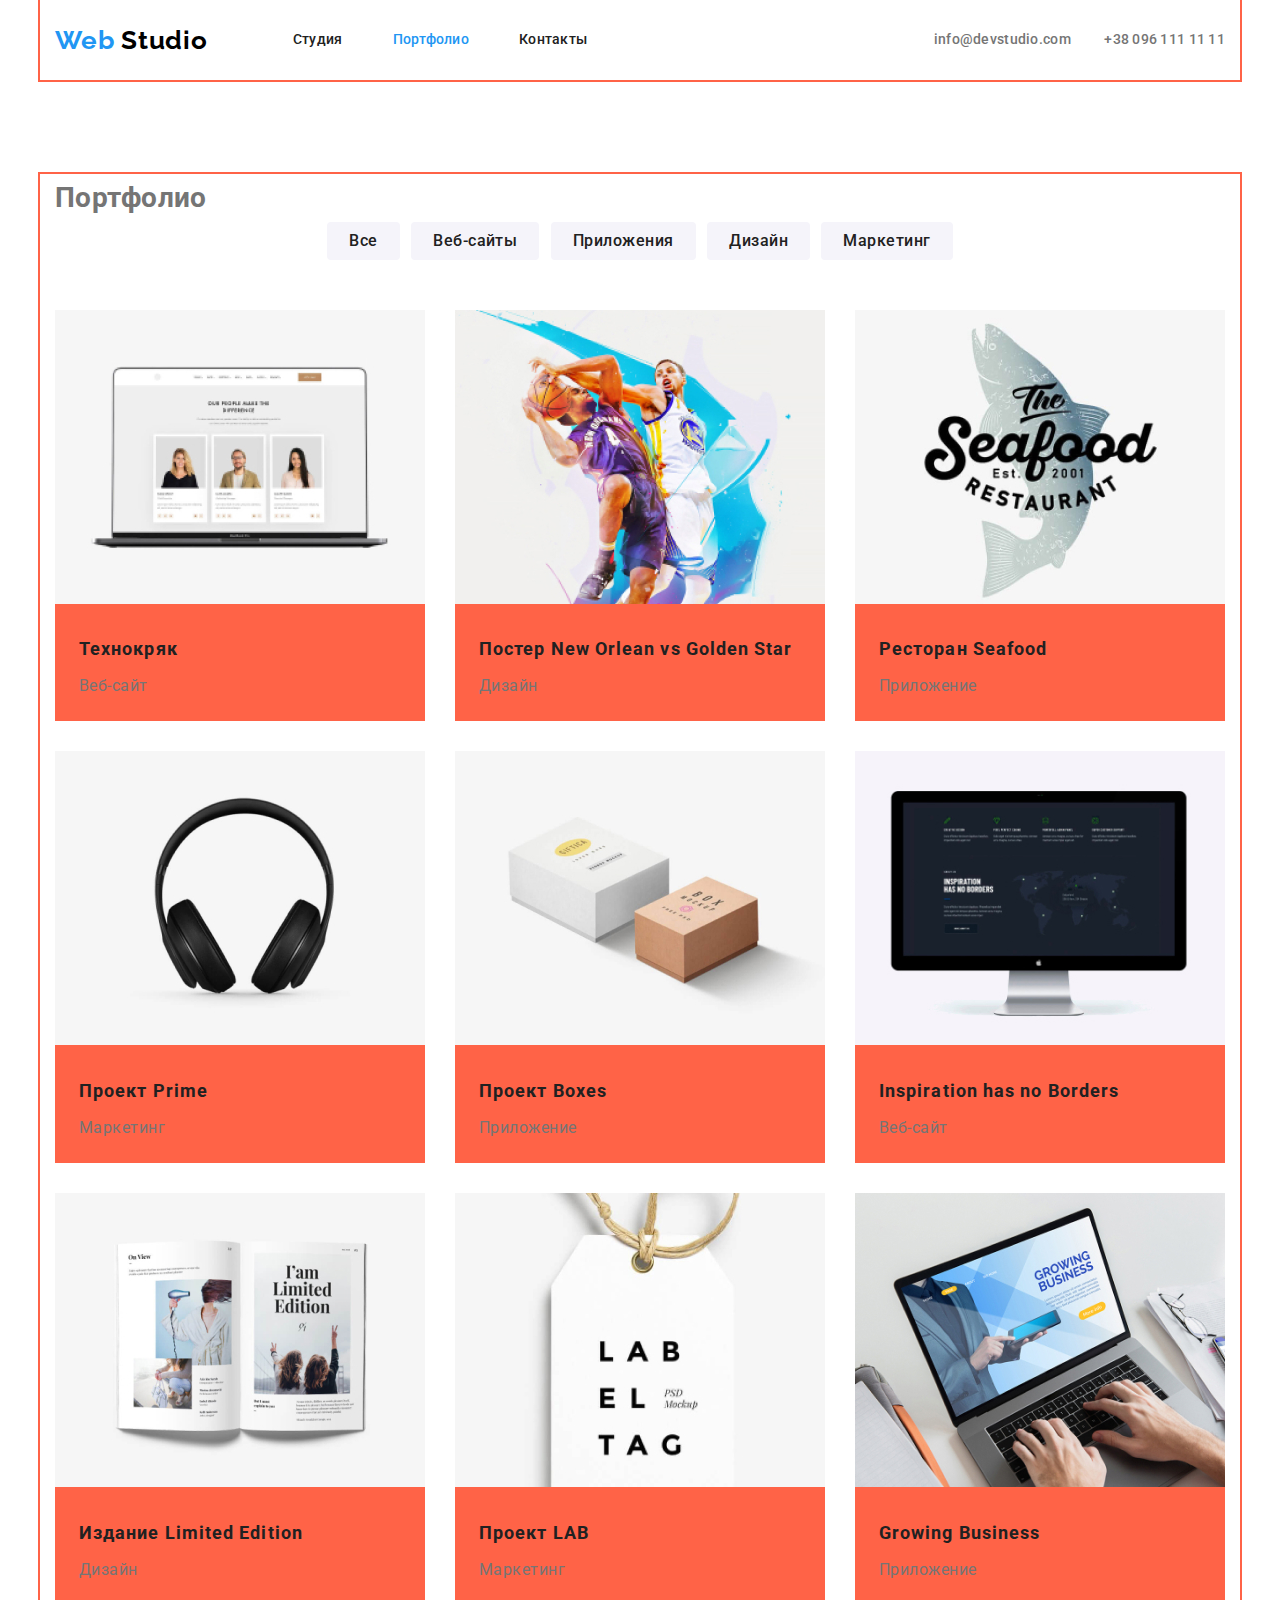
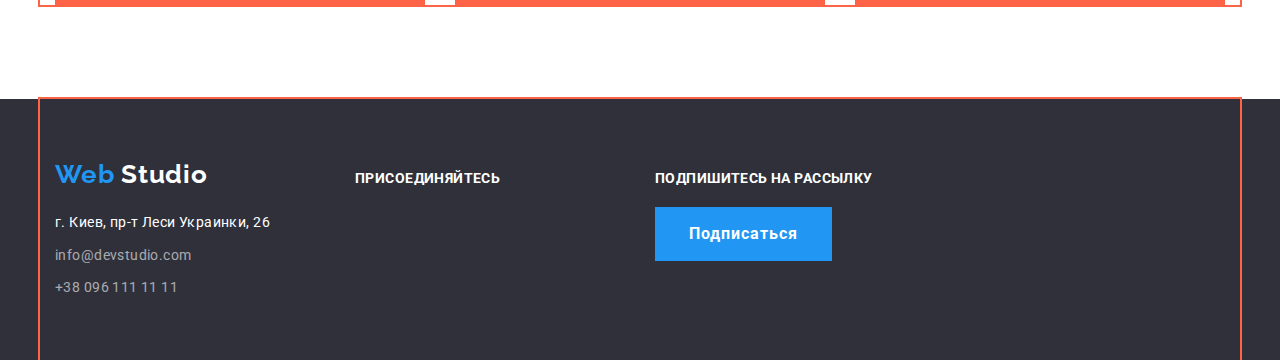
<file: portfolio.html>
<!DOCTYPE html>
<html lang="en">
  <head>
    <meta charset="UTF-8" />
    <meta name="viewport" content="width=device-width, initial-scale=1.0" />
    <title>WebStudio</title>
    <link
      href="https://fonts.googleapis.com/css2?family=Raleway:wght@700&family=Roboto:wght@400;500;700;900&display=swap"
      rel="stylesheet"
    />
    <link rel="stylesheet" href="./css/normalize.css" />
    <link rel="stylesheet" href="./css/styles.css" />
  </head>
  <body>
    <!-- Header-->
    <header class="portfolio-header">
      <div class="container main-menu">
        <a href="./index.html" class="logo">
          <span class="logo-web">Web</span> Studio
        </a>
        <nav>
          <ul class="site-nav list">
            <li class="item"><a href="./index.html" class="link">Студия</a></li>
            <li class="item">
              <a href="./portfolio.html" class="link current">Портфолио</a>
            </li>
            <li class="item"><a href="" class="link">Контакты</a></li>
          </ul>
        </nav>
        <div class="contacts list">
          <a href="mailto:info@devstudio.com">info@devstudio.com</a>
          <a href="tel:+380961111111">+38 096 111 11 11</a>
        </div>
      </div>
    </header>

    <main>
      <div class="container">
        <h1>Портфолио</h1>
        <div class="portf-btn">
          <button class="portfolio-btn"><a href="">Все </a></button>
          <button class="portfolio-btn"><a href="">Веб-сайты </a></button>
          <button class="portfolio-btn"><a href="">Приложения</a></button>
          <button class="portfolio-btn"><a href="">Дизайн</a></button>
          <button class="portfolio-btn"><a href="">Маркетинг</a></button>
        </div>
        <div>
          <ul class="portf">
            <li class="gallery-element">
              <div class="portf-picture">
                <img
                  src="./Portfolio_pictures/tehnokryak.jpg"
                  alt="Технокряк"
                />
                <!-- <p>
                        Технокряк это современная площадка распространения коронавируса.
                        Компании используют эту платформу для цифрового шпионажа и атак
                        на защищённые сервера конкурентов.
                      </p>-->
              </div>
              <div class="portf-text">
                <h2>Технокряк</h2>
                <p class="type">Веб-сайт</p>
              </div>
            </li>
            <li class="gallery-element">
              <div class="portf-picture">
                <img
                  src="./Portfolio_pictures/poster.jpg"
                  alt="Постер"
                  width="370px"
                />
                <!-- <p>
                        Технокряк это современная площадка распространения коронавируса.
                        Компании используют эту платформу для цифрового шпионажа и атак
                        на защищённые сервера конкурентов.
                      </p>-->
              </div>
              <div class="portf-text">
                <h2>Постер New Orlean vs Golden Star</h2>
                <p class="type">Дизайн</p>
              </div>
            </li>
            <li class="gallery-element">
              <div class="portf-picture">
                <img src="./Portfolio_pictures/restaurant.jpg" alt="Ресторан" />
                <!--<p>
                        Технокряк это современная площадка распространения коронавируса.
                        Компании используют эту платформу для цифрового шпионажа и атак
                        на защищённые сервера конкурентов.
                      </p>-->
              </div>
              <div class="portf-text">
                <h2>Ресторан Seafood</h2>
                <p class="type">Приложение</p>
              </div>
            </li>
            <li class="gallery-element">
              <div class="portf-picture">
                <img src="./Portfolio_pictures/project_prime.jpg" alt="Prime" />
                <!--<p>
                        Технокряк это современная площадка распространения коронавируса.
                        Компании используют эту платформу для цифрового шпионажа и атак
                        на защищённые сервера конкурентов.
                      </p>-->
              </div>
              <div class="portf-text">
                <h2>Проект Prime</h2>
                <p class="type">Маркетинг</p>
              </div>
            </li>
            <li class="gallery-element">
              <div class="portf-picture">
                <img src="./Portfolio_pictures/project_boxes.jpg" alt="Boxes" />
                <!--<p>
                        Технокряк это современная площадка распространения коронавируса.
                        Компании используют эту платформу для цифрового шпионажа и атак
                        на защищённые сервера конкурентов.
                      </p>-->
              </div>
              <div class="portf-text">
                <h2>Проект Boxes</h2>
                <p class="type">Приложение</p>
              </div>
            </li>
            <li class="gallery-element">
              <div class="portf-picture">
                <img
                  src="./Portfolio_pictures/inspiration.jpg"
                  alt="Inspiration"
                />
                <!--<p>
                        Технокряк это современная площадка распространения коронавируса.
                        Компании используют эту платформу для цифрового шпионажа и атак
                        на защищённые сервера конкурентов.
                      </p>-->
              </div>
              <div class="portf-text">
                <h2>Inspiration has no Borders</h2>
                <p class="type">Веб-сайт</p>
              </div>
            </li>
            <li class="gallery-element">
              <div class="portf-picture">
                <img
                  src="./Portfolio_pictures/limited_edition.jpg"
                  alt="Limited Edition"
                />
                <!--<p>
                        Технокряк это современная площадка распространения коронавируса.
                        Компании используют эту платформу для цифрового шпионажа и атак
                        на защищённые сервера конкурентов.
                      </p>-->
              </div>
              <div class="portf-text">
                <h2>Издание Limited Edition</h2>
                <p class="type">Дизайн</p>
              </div>
            </li>
            <li class="gallery-element">
              <div class="portf-picture">
                <img
                  src="./Portfolio_pictures/project_labeltag.jpg"
                  alt="LAB"
                />
                <!--<p>
                        Технокряк это современная площадка распространения коронавируса.
                        Компании используют эту платформу для цифрового шпионажа и атак
                        на защищённые сервера конкурентов.
                      </p>-->
              </div>
              <div class="portf-text">
                <h2>Проект LAB</h2>
                <p class="type">Маркетинг</p>
              </div>
            </li>
            <li class="gallery-element">
              <div class="portf-picture">
                <img
                  src="./Portfolio_pictures/growing_busines.jpg"
                  alt="Growing Business "
                />
                <!--<p>
                        Технокряк это современная площадка распространения коронавируса.
                        Компании используют эту платформу для цифрового шпионажа и атак
                        на защищённые сервера конкурентов.
                      </p>-->
              </div>
              <div class="portf-text">
                <h2>Growing Business</h2>
                <p class="type">Приложение</p>
              </div>
            </li>
          </ul>
        </div>
      </div>
    </main>

    <!--Футер-->
    <footer class="info">
      <div class="container futer-flex">
        <div class="content-container">
          <div class="main-line">
            <a href="./index.html" class="fut-logo"><span>Web</span> Studio </a>
            <address>
          </div>
          <ul class="add list">
            <li class="add-contacts"><a href="">г. Киев, пр-т Леси Украинки, 26</a></li>
            <li class="add-contacts">
              <a href="mailto:info@devstudio.com" class="mail">info@devstudio.com</a>
            </li>
            <li class="add-contacts">
              <a href="tel:+380961111111" class="tel">+38 096 111 11 11</a>
            </li>
          </ul>
          </address>
        </div>
    
        <div class="content-container">
          <div class="main-line"><b>Присоединяйтесь</b></div>
          <ul class="links list">
            <li>
              <a href="https://www.instagram.com/" target="_blank" rel="noopener noreferrer"
                aria-label="ссылка Instagram"></a>
            </li>
            <li>
              <a href="https://twitter.com/" target="_blank" rel="noopener noreferrer" aria-label="ссылка Twitter"></a>
            </li>
            <li>
              <a href="https://www.facebook.com/" target="_blank" rel="noopener noreferrer"
                aria-label="ссылка Facebook"></a>
            </li>
            <li>
              <a href="https://www.linkedin.com/" target="_blank" rel="noopener noreferrer"
                aria-label="ссылка LinkedIn"></a>
            </li>
          </ul>
        </div>
    
        <div class="content-container subscribe-container">
          <div class="main-line"><b>Подпишитесь на рассылку</b></div>
    
          <button class="subscribe"><a href="">Подписаться</a></button>
        </div>
      </div>
    </footer>
  </body>
</html>
</file>
<file: css/styles.css>
/* font-family: 'Raleway', sans-serif;
font-family: 'Roboto', sans-serif; */

/*Палітра кольорів
color: #FFFFFF; - білий
color: #212121; -колір основного тексту
color: #2196F3; - синій
color: #757575; - сірий
color: rgba(255, 255, 255, 0.6); - в футері
bacground-color: #F5F4FA; - вторинний колір фону
background: #2F303A;
*/
:root {
  --primary-text-color: #757575;
  --title-text-color: #ffffff;
  --h-text-color: #212121;
  --acent-text-color: #2196f3;
  --secondary-text-color: rgba(255, 255, 255, 0.6);
  --background-color: #f5f4fa;
  --background-footer-color: #2f303a;
  --logo-color: #000000;
  --secondary-background-color: rgba(47, 48, 58, 0.8);
}

h1,
h2,
h3,
h4,
h5,
h6,
p {
  margin-top: 0px;
  margin-bottom: 0px;
}

body {
  background-color: var(--title-text-color);
  color: var(--primary-text-color);
  font-family: "Roboto", sans-serif;
  font-size: 14px;
  line-height: 1.7;
  letter-spacing: 0.03em;
}

/*Загальні налаштування*/
.list {
  list-style: none;
  margin-top: 0px;
  margin-bottom: 0px;
  padding: 0px;
}

.container {
  width: 1170px;
  padding-left: 15px;
  padding-right: 15px;
  margin-left: auto;
  margin-right: auto;
  outline: 2px solid tomato;
}

.main-menu {
  align-items: center;
  display: flex;
}

/* Логотип*/
.logo {
  color: var(--logo-color);
  font-family: "Raleway", sans-serif;
  font-style: normal;
  font-weight: bold;
  font-size: 26px;
  line-height: 1.19;
  letter-spacing: 0.03em;
  text-decoration: none;
  margin-right: 85px;
}
.logo-web {
  color: var(--acent-text-color);
}

/*Навігація*/
.site-nav {
  margin-top: 0px;
  margin-bottom: 0px;
  display: flex;
}

.site-nav .link {
  color: var(--h-text-color);
  font-weight: 500;
  font-size: 14px;
  line-height: 1.14;
  letter-spacing: 0.02em;
  text-decoration: none;
  padding-top: 32px;
  padding-bottom: 32px;
  display: block;
}
.site-nav .link.current {
  color: var(--acent-text-color);
}
.site-nav .link:hover {
  color: var(--acent-text-color);
}
.site-nav .link:focus {
  color: var(--acent-text-color);
}
.site-nav .item:not(:last-child) {
  margin-right: 50px;
}

/*Контакти*/
.contacts {
  margin-left: auto;
}
.contacts a {
  color: var(--primary-text-color);
  font-weight: 500;
  font-size: 14px;
  line-height: 1.14;
  letter-spacing: 0.02em;
  text-decoration: none;
  display: inline-flex;
  padding-bottom: 32px;
  padding-top: 32px;
}
.contacts a + a {
  margin-left: 30px;
}
.contacts a:hover {
  color: var(--acent-text-color);
}
.contacts a:focus {
  color: var(--acent-text-color);
}

/*Герой*/
.hero {
  background-color: var(--secondary-background-color);
  color: var(--title-text-color);
  text-align: center;
  margin-bottom: 94px;
}
.hero h1 {
  font-weight: 900;
  font-size: 44px;
  line-height: 1.36;
  letter-spacing: 0.06em;
  text-transform: uppercase;
  margin-top: 0px;
  margin-bottom: 0px;
  display: block;
}
.hero .btn {
  background-color: var(--acent-text-color);
  padding: 10px 32px;
  display: inline-block;
  align-items: center;
  border-color: transparent;
  border-radius: 4px;
  margin: auto;
}
.hero a {
  text-decoration: none;
  font-weight: bold;
  font-size: 16px;
  color: var(--title-text-color);
  line-height: 1.875;
  letter-spacing: 0.06em;
  text-align: center;
}

/*Особливості*/
.text img {
  background-color: var(--background-color);
  margin-bottom: 30px;
}
.text h2 {
  margin: 0px;
  align-content: center;
  display: none;
}

.text h3 {
  color: var(--h-text-color);
  font-weight: bold;
  font-size: 14px;
  line-height: 1.14;
  letter-spacing: 0.03em;
  text-transform: uppercase;
  margin-bottom: 10px;
}
.text a:hover {
  color: var(--acent-text-color);
}
.text .container {
  margin-bottom: 94px;
}
.features .list {
  display: flex;
  flex-wrap: wrap;
  margin-right: 0px;
  margin-left: 0px;
  padding-left: 0px;
  padding-right: 0px;
  justify-content: space-between;
}
.features-item {
  width: calc((100% - 90px) / 4);
  margin-right: 30px;
}
.features-item :nth-child(4n) {
  margin-right: 0px;
}
.features-item {
  margin-right: 0px;
}
/*Чим займаємось*/
.service h2 {
  color: var(--h-text-color);
  font-weight: bold;
  font-size: 36px;
  line-height: 1.17;
  text-align: center;
  letter-spacing: 0.03em;
  text-align: center;
  padding-bottom: 50px;
}
.service h3 {
  background-color: var(--secondary-background-color);
  color: var(--title-text-color);
  font-weight: bold;
  font-size: 14px;
  line-height: 1.14;
  letter-spacing: 0.03em;
  text-align: center;
  text-transform: uppercase;
}
.service {
  margin-bottom: 94px;
}
.job {
  display: flex;
  flex-wrap: wrap;
  justify-content: space-between;
}
.service-job {
  width: calc((100% - 60px) / 3);
  margin-right: 30px;
}

.service-job:nth-child(3n) {
  margin-right: 0px;
}

/*Команда*/
.team {
  background-color: var(--background-color);
  padding-top: 94px;
  padding-bottom: 94px;
  margin-bottom: 94px;
}
.team-members {
  display: flex;
  flex-wrap: wrap;
}
.members {
  width: 270px;
}
.members {
  width: calc((100% - 90px) / 4);
  margin-right: 30px;
}
.members:nth-child(4n) {
  margin-right: 0px;
}
.team h2,
h3 {
  color: var(--h-text-color);
}
.team p {
  color: var(--primary-text-color);
  font-weight: normal;
  font-size: 16px;
  line-height: 1.19;
  letter-spacing: 0.03em;
  text-align: center;
  margin-bottom: 16px;
}
.team h2 {
  font-weight: bold;
  font-size: 36px;
  line-height: 1.17;
  text-align: center;
  letter-spacing: 0.03em;
  text-align: center;
  padding-bottom: 50px;
}
.team h3 {
  font-weight: 500;
  font-size: 16px;
  line-height: 1.19;
  letter-spacing: 0.03em;
  text-align: center;
  margin-bottom: 10px;
}
.social-network {
  display: flex;
  flex-wrap: wrap;
  justify-content: space-between;
  padding-bottom: 24px;
}

/*Клієнти*/
.clients {
  margin-bottom: 94px;
}
.clients h2 {
  color: var(--h-text-color);
  font-weight: bold;
  font-size: 36px;
  line-height: 42px;
  text-align: center;
  letter-spacing: 0.03em;
  text-align: center;
  padding-bottom: 50px;
}

.our-clients {
  display: flex;
  flex-wrap: wrap;
}
.our-clients :nth-child(6n) {
  margin-right: 0px;
}
.clients-list {
  width: 170px;
  margin-right: 30px;
}

/*Футер*/
.info {
  background-color: var(--background-footer-color);
}
.info a {
  color: var(--title-text-color);
  text-decoration: none;
}
.add-contacts {
  padding-bottom: 9px;
}
.add-contacts:nth-child(3n) {
  padding-bottom: 0px;
}
.info span {
  color: var(--acent-text-color);
}
.futer-flex {
  display: flex;
  flex-wrap: wrap;
  padding-top: 60px;
  padding-bottom: 60px;
}
.info .fut-logo {
  font-family: "Raleway", sans-serif;
  font-style: normal;
  font-weight: bold;
  font-size: 26px;
  line-height: 1.19;
  letter-spacing: 0.03em;
  text-decoration: none;
  margin-bottom: 20px;
}
.main-line {
  margin-bottom: 20px;
}
.info .add {
  font-weight: normal;
  font-size: 14px;
  line-height: 1.7;
  letter-spacing: 0.03em;
  font-style: normal;
}
.info .mail {
  color: var(--secondary-text-color);
}
.info .tel {
  color: var(--secondary-text-color);
}
.info b {
  color: var(--title-text-color);
  font-weight: bold;
  font-size: 14px;
  line-height: 1.14;
  letter-spacing: 0.03em;
  text-transform: uppercase;
  display: flex;
  margin-top: 12px;
}
.info .subscribe {
  background-color: var(--acent-text-color);
  font-weight: bold;
  font-size: 16px;
  line-height: 30px;
  text-align: center;
  letter-spacing: 0.06em;
  text-decoration: none;
  padding: 10px 32px;
  border-color: transparent;
}
.content-container {
  display: block;
  min-width: 270px;
  margin-right: 30px;
}

.subscribe-container {
  display: inline-block;
  margin-right: 0px;
}
.futer-flex {
  display: flex;
  flex-wrap: wrap;
}

/*Портфоліо*/
.portfolio-header {
  margin-bottom: 94px;
}
.portfolio-btn {
  background: var(--background-color);
  border-radius: 4px;
  border-width: 0px;
  padding: 6px 22px;
  border-color: transparent;
}
.portfolio-btn:not(:last-child) {
  margin-right: 8px;
}
.portf-btn a {
  color: var(--h-text-color);
  font-size: 16px;
  line-height: 1.625;
  text-align: center;
  letter-spacing: 0.03em;
  text-decoration: none;
  font-weight: 500;
}
.portfolio-btn:hover {
  color: var(--title-text-color);
  background-color: var(--acent-text-color);
}
.portfolio-btn:focus {
  color: var(--title-text-color);
  background-color: var(--acent-text-color);
}
.portf-btn {
  text-align: center;
  padding-bottom: 16px;
  margin-bottom: 34px;
}
.portf-text h2 {
  font-family: "Roboto", sans-serif;
  font-weight: bold;
  font-size: 18px;
  line-height: 2;
  letter-spacing: 0.06em;
  color: var(--h-text-color);
  padding-bottom: 4px;
}
.portf .type {
  font-family: "Roboto", sans-serif;
  font-weight: normal;
  font-size: 16px;
  line-height: 1.875;
  letter-spacing: 0.03em;
  color: var(--primary-text-color);
}
.portf p {
  font-family: Roboto;
  font-weight: normal;
  font-size: 18px;
  line-height: 1.56;
  letter-spacing: 0.03em;
  color: var(--title-text-color);
}
.portf {
  display: flex;
  flex-wrap: wrap;
  margin-left: 0px;
  margin-right: 0px;
  margin-bottom: 94px;
  padding-left: 0px;
  padding-right: 0px;
  justify-content: space-between;
}
.gallery-element {
  list-style: none;
  width: calc((100% - 60px) / 3);
  background-color: tomato;
  margin-left: 0px;
  padding-right: 0px;
  margin-right: 30px;
  margin-bottom: 30px;
}
.gallery-element:nth-child(3n) {
  margin-right: 0px;
}
.gallery-element:nth-last-child(-n + 3) {
  margin-bottom: 0px;
}
.portf-picture {
  padding-bottom: 20px;
}
.portf-text {
  padding-bottom: 20px;
  margin-left: 24px;
}
</file>
